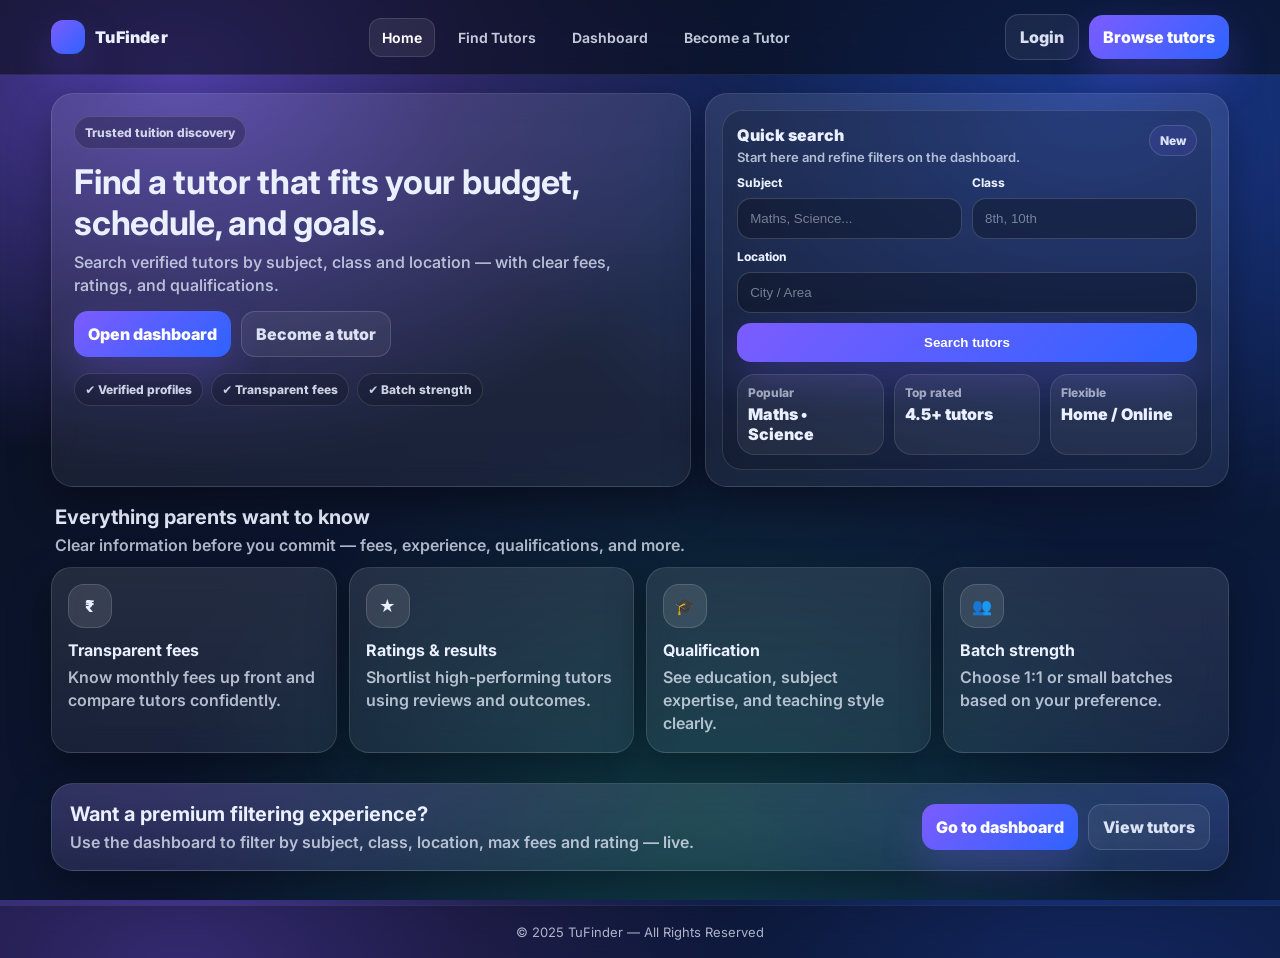
<file: index.html>
<!DOCTYPE html>
<html lang="en">
<head>
  <meta charset="UTF-8">
  <title>TuFinder - Home</title>
  <meta name="viewport" content="width=device-width, initial-scale=1.0">
  <link rel="preconnect" href="https://fonts.googleapis.com">
  <link rel="preconnect" href="https://fonts.gstatic.com" crossorigin>
  <link href="https://fonts.googleapis.com/css2?family=Inter:wght@400;500;600;700;800;900&display=swap" rel="stylesheet">
  <link rel="stylesheet" href="index.css">
</head>

<body>

  <header class="topbar">
    <div class="container topbar-inner">
      <a class="brand" href="index.html" aria-label="TuFinder Home">
        <span class="brand-mark" aria-hidden="true"></span>
        <span class="brand-text">TuFinder</span>
      </a>

      <nav class="nav">
        <a class="nav-link active" href="index.html">Home</a>
        <a class="nav-link" href="tutors.html">Find Tutors</a>
        <a class="nav-link" href="dashboard.html">Dashboard</a>
        <a class="nav-link" href="register-tutor.html">Become a Tutor</a>
      </nav>

      <div class="top-actions">
        <a class="btn btn-ghost" href="login.html">Login</a>
        <a class="btn btn-primary" href="tutors.html">Browse tutors</a>
      </div>
    </div>
  </header>

  <main class="container">
    <section class="hero">
      <div class="hero-left">
        <div class="kicker">Trusted tuition discovery</div>
        <h1>Find a tutor that fits your budget, schedule, and goals.</h1>
        <p>
          Search verified tutors by subject, class and location — with clear fees, ratings, and qualifications.
        </p>

        <div class="hero-cta">
          <a class="btn btn-primary" href="dashboard.html">Open dashboard</a>
          <a class="btn btn-ghost" href="register-tutor.html">Become a tutor</a>
        </div>

        <div class="trust-row" aria-hidden="true">
          <div class="trust-pill">✔ Verified profiles</div>
          <div class="trust-pill">✔ Transparent fees</div>
          <div class="trust-pill">✔ Batch strength</div>
        </div>
      </div>

      <div class="hero-right">
        <section class="search-card" aria-label="Quick tutor search">
          <div class="search-head">
            <div>
              <div class="search-title">Quick search</div>
              <div class="search-sub">Start here and refine filters on the dashboard.</div>
            </div>
            <span class="chip" aria-hidden="true">New</span>
          </div>

          <form class="search-grid" action="tutors.html">
            <div class="field">
              <label for="subject">Subject</label>
              <div class="control">
                <input id="subject" name="subject" type="text" placeholder="Maths, Science..." />
              </div>
            </div>
            <div class="field">
              <label for="class">Class</label>
              <div class="control">
                <input id="class" name="class" type="text" placeholder="8th, 10th" />
              </div>
            </div>
            <div class="field field-wide">
              <label for="location">Location</label>
              <div class="control">
                <input id="location" name="location" type="text" placeholder="City / Area" />
              </div>
            </div>
            <button class="btn btn-primary field-wide" type="submit">Search tutors</button>
          </form>

          <div class="mini-cards" aria-hidden="true">
            <div class="mini">
              <div class="mini-k">Popular</div>
              <div class="mini-v">Maths • Science</div>
            </div>
            <div class="mini">
              <div class="mini-k">Top rated</div>
              <div class="mini-v">4.5+ tutors</div>
            </div>
            <div class="mini">
              <div class="mini-k">Flexible</div>
              <div class="mini-v">Home / Online</div>
            </div>
          </div>
        </section>
      </div>
    </section>

    <section class="section">
      <div class="section-head">
        <h2>Everything parents want to know</h2>
        <p>Clear information before you commit — fees, experience, qualifications, and more.</p>
      </div>

      <div class="cards">
        <article class="info-card">
          <div class="icon" aria-hidden="true">₹</div>
          <h3>Transparent fees</h3>
          <p>Know monthly fees up front and compare tutors confidently.</p>
        </article>
        <article class="info-card">
          <div class="icon" aria-hidden="true">★</div>
          <h3>Ratings & results</h3>
          <p>Shortlist high-performing tutors using reviews and outcomes.</p>
        </article>
        <article class="info-card">
          <div class="icon" aria-hidden="true">🎓</div>
          <h3>Qualification</h3>
          <p>See education, subject expertise, and teaching style clearly.</p>
        </article>
        <article class="info-card">
          <div class="icon" aria-hidden="true">👥</div>
          <h3>Batch strength</h3>
          <p>Choose 1:1 or small batches based on your preference.</p>
        </article>
      </div>
    </section>

    <section class="cta">
      <div class="cta-card">
        <div class="cta-left">
          <h2>Want a premium filtering experience?</h2>
          <p>Use the dashboard to filter by subject, class, location, max fees and rating — live.</p>
        </div>
        <div class="cta-right">
          <a class="btn btn-primary" href="dashboard.html">Go to dashboard</a>
          <a class="btn btn-ghost" href="tutors.html">View tutors</a>
        </div>
      </div>
    </section>
  </main>

  <footer class="footer">
    © 2025 TuFinder — All Rights Reserved
  </footer>

  <script src="main.js" defer></script>

</body>
</html>
</file>
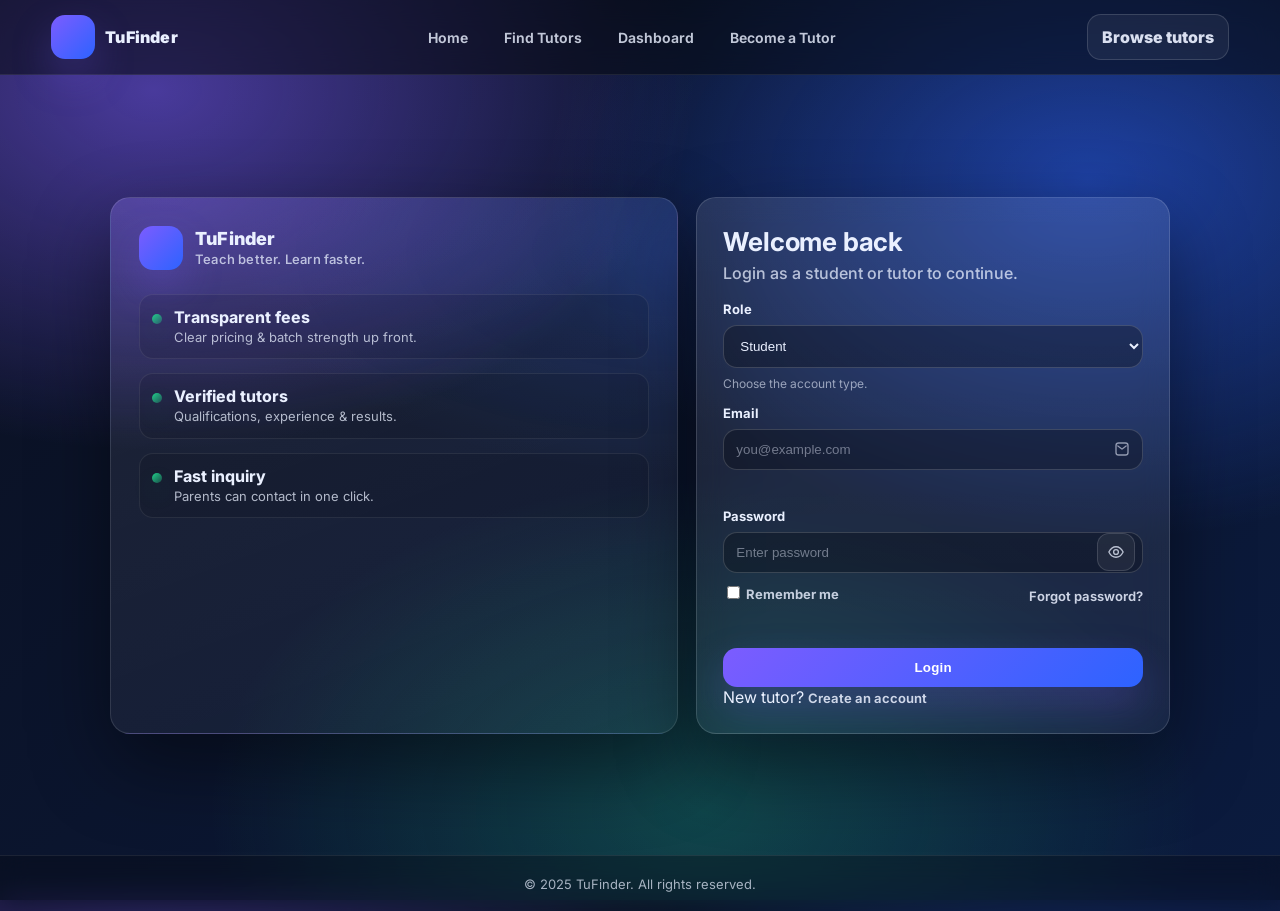
<file: login.html>
<!DOCTYPE html>
<html lang="en">
<head>
  <meta charset="UTF-8">
  <title>Login - TuFinder</title>
  <meta name="viewport" content="width=device-width, initial-scale=1.0">
  <link rel="preconnect" href="https://fonts.googleapis.com">
  <link rel="preconnect" href="https://fonts.gstatic.com" crossorigin>
  <link href="https://fonts.googleapis.com/css2?family=Inter:wght@400;500;600;700;800&display=swap" rel="stylesheet">
  <link rel="stylesheet" href="login.css">
</head>

<body>

  <header class="topbar">
    <div class="container topbar-inner">
      <a class="brand" href="index.html" aria-label="TuFinder Home">
        <span class="brand-mark" aria-hidden="true"></span>
        <span class="brand-text">TuFinder</span>
      </a>

      <nav class="nav">
        <a class="nav-link" href="index.html">Home</a>
        <a class="nav-link" href="tutors.html">Find Tutors</a>
        <a class="nav-link" href="dashboard.html">Dashboard</a>
        <a class="nav-link" href="register-tutor.html">Become a Tutor</a>
      </nav>

      <div class="top-actions">
        <a class="btn btn-ghost" href="tutors.html">Browse tutors</a>
      </div>
    </div>
  </header>

  <!-- Login Card -->
  <main class="auth-wrap">
    <section class="auth-shell">
      <div class="auth-left" aria-hidden="true">
        <div class="brand-badge">
          <div class="brand-mark"></div>
          <div class="brand-text">
            <div class="brand-title">TuFinder</div>
            <div class="brand-subtitle">Teach better. Learn faster.</div>
          </div>
        </div>

        <div class="feature-list">
          <div class="feature-item">
            <div class="feature-dot"></div>
            <div class="feature-text">
              <div class="feature-title">Transparent fees</div>
              <div class="feature-subtitle">Clear pricing & batch strength up front.</div>
            </div>
          </div>
          <div class="feature-item">
            <div class="feature-dot"></div>
            <div class="feature-text">
              <div class="feature-title">Verified tutors</div>
              <div class="feature-subtitle">Qualifications, experience & results.</div>
            </div>
          </div>
          <div class="feature-item">
            <div class="feature-dot"></div>
            <div class="feature-text">
              <div class="feature-title">Fast inquiry</div>
              <div class="feature-subtitle">Parents can contact in one click.</div>
            </div>
          </div>
        </div>
      </div>

      <div class="auth-card">
        <header class="auth-header">
          <h1>Welcome back</h1>
          <p>Login as a student or tutor to continue.</p>
        </header>

        <form id="loginForm" novalidate>
          <div class="field">
            <label for="role">Role</label>
            <div class="control">
              <select id="role" name="role" autocomplete="organization-title" required>
                <option value="student">Student</option>
                <option value="tutor">Tutor</option>
              </select>
            </div>
            <div class="hint" id="roleHint">Choose the account type.</div>
          </div>

          <div class="field">
            <label for="email">Email</label>
            <div class="control">
              <input id="email" type="email" name="email" placeholder="you@example.com" autocomplete="email" required>
              <span class="icon" aria-hidden="true">
                <svg viewBox="0 0 24 24" fill="none">
                  <path d="M4 7.5A3.5 3.5 0 0 1 7.5 4h9A3.5 3.5 0 0 1 20 7.5v9A3.5 3.5 0 0 1 16.5 20h-9A3.5 3.5 0 0 1 4 16.5v-9Z" stroke="currentColor" stroke-width="1.8"/>
                  <path d="m6.5 8 4.9 3.7c.36.27.86.27 1.22 0L17.5 8" stroke="currentColor" stroke-width="1.8" stroke-linecap="round" stroke-linejoin="round"/>
                </svg>
              </span>
            </div>
            <div class="error" id="emailError" role="alert" aria-live="polite"></div>
          </div>

          <div class="field">
            <label for="password">Password</label>
            <div class="control">
              <input id="password" type="password" name="password" placeholder="Enter password" autocomplete="current-password" required minlength="6">
              <button class="icon-btn" type="button" id="togglePassword" aria-label="Show password">
                <svg id="eyeIcon" viewBox="0 0 24 24" fill="none">
                  <path d="M2.5 12s3.5-7 9.5-7 9.5 7 9.5 7-3.5 7-9.5 7-9.5-7-9.5-7Z" stroke="currentColor" stroke-width="1.8" stroke-linejoin="round"/>
                  <path d="M12 15.2a3.2 3.2 0 1 0 0-6.4 3.2 3.2 0 0 0 0 6.4Z" stroke="currentColor" stroke-width="1.8"/>
                </svg>
              </button>
            </div>
            <div class="row">
              <label class="check">
                <input type="checkbox" id="remember" name="remember">
                <span>Remember me</span>
              </label>
              <a class="link" href="#" id="forgotLink">Forgot password?</a>
            </div>
            <div class="error" id="passwordError" role="alert" aria-live="polite"></div>
          </div>

          <button type="submit" class="btn-primary" id="loginBtn">
            <span class="btn-text">Login</span>
            <span class="spinner" aria-hidden="true"></span>
          </button>
        </form>

        <div class="auth-footer">
          New tutor? <a class="link" href="register-tutor.html">Create an account</a>
        </div>
      </div>
    </section>

    <div class="toast" id="toast" role="status" aria-live="polite" aria-atomic="true"></div>
  </main>

  <footer class="footer">
    © 2025 TuFinder. All rights reserved.
  </footer>

  <script src="login.js" defer></script>
  <script src="main.js" defer></script>
</body>
</html>
</file>
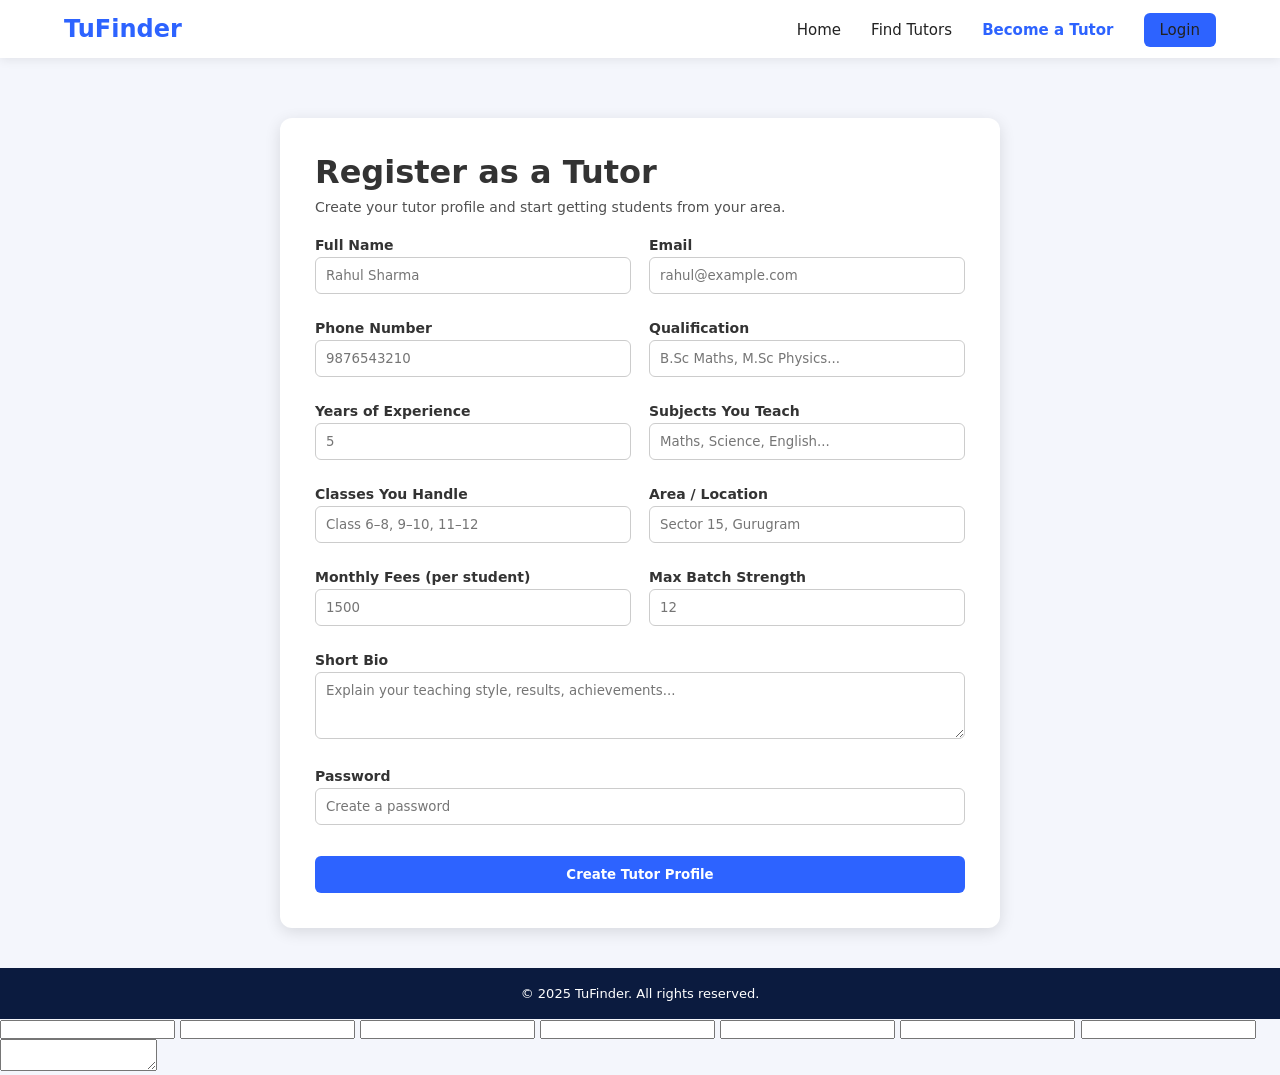
<file: register-tutor.html>
<!DOCTYPE html>
<html lang="en">
<head>
  <meta charset="UTF-8">
  <title>Register as Tutor - TuFinder</title>
  <meta name="viewport" content="width=device-width, initial-scale=1.0">

  <style>
    *{margin:0;padding:0;box-sizing:border-box;font-family:Inter,system-ui,-apple-system,sans-serif;}
    body{background:#f4f6fc;color:#333;}

    .container{width:90%;max-width:1180px;margin:auto;}

    /* Navbar */
    .navbar{background:#fff;box-shadow:0 2px 10px rgba(0,0,0,.08);padding:15px 0;}
    .nav-container{display:flex;justify-content:space-between;align-items:center;}
    .logo{font-size:24px;font-weight:800;color:#2d63ff;}
    .nav-links a{text-decoration:none;margin-left:25px;color:#222;font-weight:500;font-size:15px;}
    .nav-links a.active{color:#2d63ff;font-weight:700;}
    .btn-primary-link{background:#2d63ff;color:#fff;padding:8px 16px;border-radius:6px;text-decoration:none;}

    /* Auth Card (Large Form) */
    .auth-container{display:flex;justify-content:center;margin-top:60px;margin-bottom:40px;}
    .auth-card{background:#fff;padding:35px;width:720px;border-radius:12px;box-shadow:0 4px 16px rgba(0,0,0,.12);}
    .auth-card h1{margin-bottom:8px;}
    .auth-card p{margin-bottom:22px;font-size:14px;opacity:.85;}

    .grid-form{display:grid;grid-template-columns:repeat(2,1fr);gap:18px;}
    .grid-form label{display:block;font-size:14px;font-weight:600;margin-bottom:8px;}
    .grid-form input,
    .grid-form textarea{width:100%;padding:10px;border-radius:6px;border:1px solid #ccc;margin-top:4px;}

    .full-width{grid-column:1 / -1;}

    .btn-primary{width:100%;background:#2d63ff;color:#fff;border:none;padding:11px;border-radius:6px;font-weight:600;cursor:pointer;margin-top:5px;}
    .btn-primary:hover{background:#224ed4;}

    /* Footer */
    .footer{background:#0b1b3f;color:#fff;text-align:center;padding:18px 0;font-size:13px;}
  </style>
</head>

<body>

  <!-- Navbar -->
  <header class="navbar">
    <div class="container nav-container">
      <div class="logo">TuFinder</div>
      <nav class="nav-links">
        <a href="index.html">Home</a>
        <a href="tutors.html">Find Tutors</a>
        <a href="register-tutor.html" class="active">Become a Tutor</a>
        <a href="login.html" class="btn-primary-link">Login</a>
      </nav>
    </div>
  </header>

  <!-- Register Tutor Card -->
  <main class="auth-container">
    <div class="auth-card">
      <h1>Register as a Tutor</h1>
      <p>Create your tutor profile and start getting students from your area.</p>

      <form class="grid-form">
        <label>
          Full Name
          <input type="text" name="name" placeholder="Rahul Sharma" required>
        </label>

        <label>
          Email
          <input type="email" name="email" placeholder="rahul@example.com" required>
        </label>

        <label>
          Phone Number
          <input type="tel" name="phone" placeholder="9876543210" required>
        </label>

        <label>
          Qualification
          <input type="text" name="qualification" placeholder="B.Sc Maths, M.Sc Physics..." required>
        </label>

        <label>
          Years of Experience
          <input type="number" name="experience" min="0" placeholder="5" required>
        </label>

        <label>
          Subjects You Teach
          <input type="text" name="subjects" placeholder="Maths, Science, English..." required>
        </label>

        <label>
          Classes You Handle
          <input type="text" name="classes" placeholder="Class 6–8, 9–10, 11–12" required>
        </label>

        <label>
          Area / Location
          <input type="text" name="location" placeholder="Sector 15, Gurugram" required>
        </label>

        <label>
          Monthly Fees (per student)
          <input type="number" name="fees" placeholder="1500" required>
        </label>

        <label>
          Max Batch Strength
          <input type="number" name="batch_strength" placeholder="12" required>
        </label>

        <label class="full-width">
          Short Bio
          <textarea name="bio" rows="3" placeholder="Explain your teaching style, results, achievements..."></textarea>
        </label>

        <label class="full-width">
          Password
          <input type="password" name="password" placeholder="Create a password" required>
        </label>

        <button type="submit" class="btn-primary full-width">Create Tutor Profile</button>
      </form>
    </div>
  </main>

  <footer class="footer">
    © 2025 TuFinder. All rights reserved.
  </footer>

</body>
</html>
<script src="main.js"></script>
<form onsubmit="registerTutor(); return false;">
<input id="name">
<input id="email">
<input id="phone">
<input id="subjects">
<input id="experience">
<input id="fees">
<input id="location">
<textarea id="bio"></textarea>
</file>
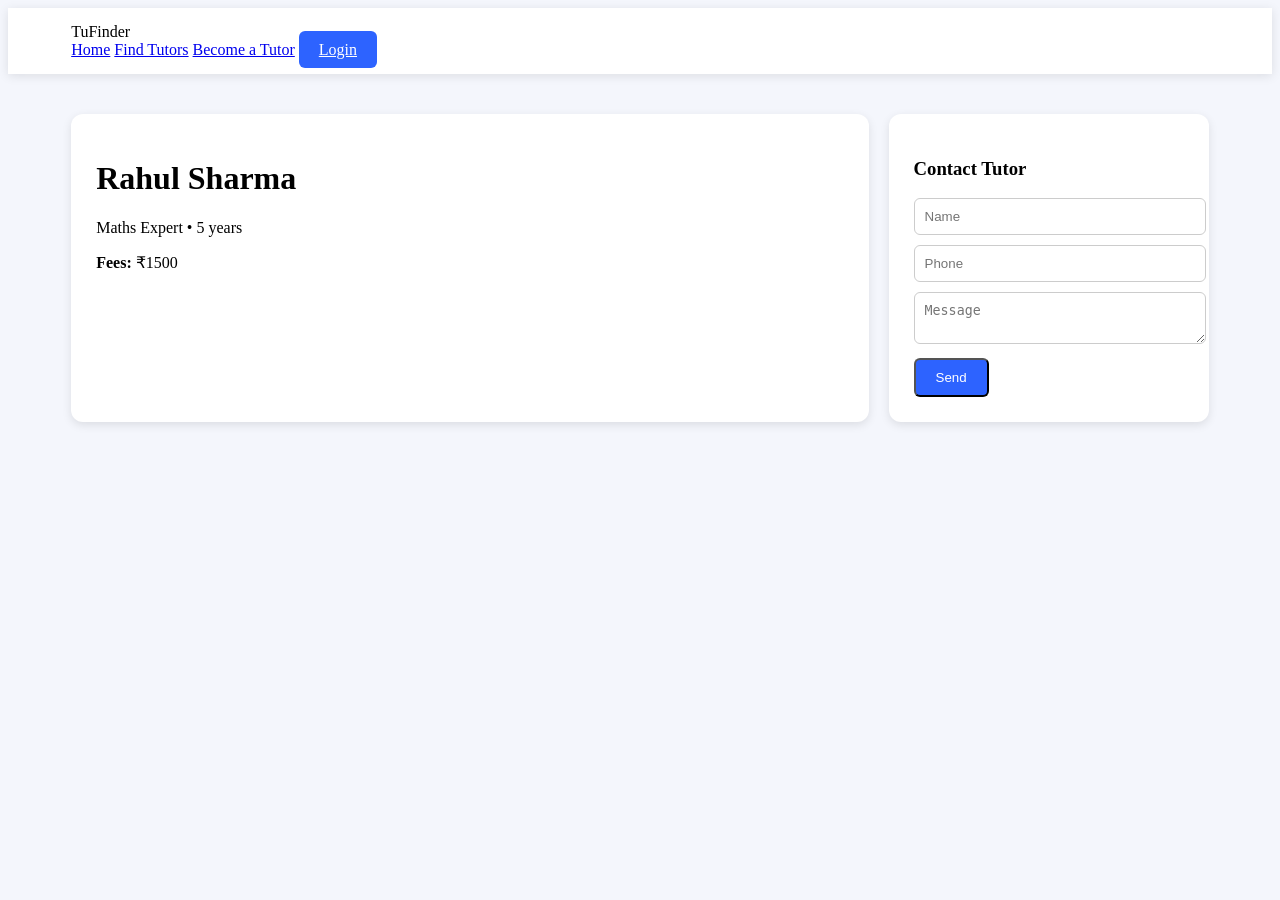
<file: tutor-profile.html>
<!DOCTYPE html>
<html>
<head>
<meta charset="UTF-8">
<title>Tutor Profile</title>
<meta name="viewport" content="width=device-width, initial-scale=1">

<style>
body{font-family:Inter;background:#f4f6fc;}
.container{width:90%;margin:auto;max-width:1180px;}
.navbar{background:#fff;padding:15px 0;box-shadow:0 2px 10px rgba(0,0,0,.1);}
.profile-layout{display:flex;margin-top:40px;gap:20px;}
.profile-main{width:70%;background:#fff;padding:25px;border-radius:12px;box-shadow:0 3px 10px rgba(0,0,0,.1);}
.profile-sidebar{width:30%;}
.sticky-card{background:#fff;padding:25px;border-radius:12px;box-shadow:0 3px 10px rgba(0,0,0,.1);}
.sticky-card input,.sticky-card textarea{width:100%;padding:10px;border:1px solid #ccc;border-radius:6px;margin-bottom:10px;}
.btn-primary{background:#2d63ff;padding:10px 20px;color:#fff;border-radius:6px;}
</style>
</head>

<body>

<header class="navbar">
  <div class="container nav-container">
<div class="logo">TuFinder</div>
    <nav class="nav-links">
      <a href="index.html">Home</a>
      <a href="tutors.html">Find Tutors</a>
      <a href="register-tutor.html">Become a Tutor</a>
      <a href="login.html" class="btn-primary">Login</a>
    </nav>
  </div>
</header>

<main class="container profile-layout">

  <div class="profile-main">
    <h1>Rahul Sharma</h1>
    <p>Maths Expert • 5 years</p>
    <p><strong>Fees:</strong> ₹1500</p>
  </div>

  <div class="profile-sidebar">
    <div class="sticky-card">
      <h3>Contact Tutor</h3>
      <input placeholder="Name">
      <input placeholder="Phone">
      <textarea placeholder="Message"></textarea>
      <button class="btn-primary">Send</button>
    </div>
  </div>

</main>

</body>
</html>
<script src="main.js"></script>
<div id="tutor-list"></div>

<script>
  loadTutors();
</script>
<h1 id="name"></h1>
<p id="subjects"></p>
<p id="experience"></p>
<p id="location"></p>
<p id="fees"></p>
<p id="bio"></p>

<script>
  loadTutorProfile();
</script>
</file>
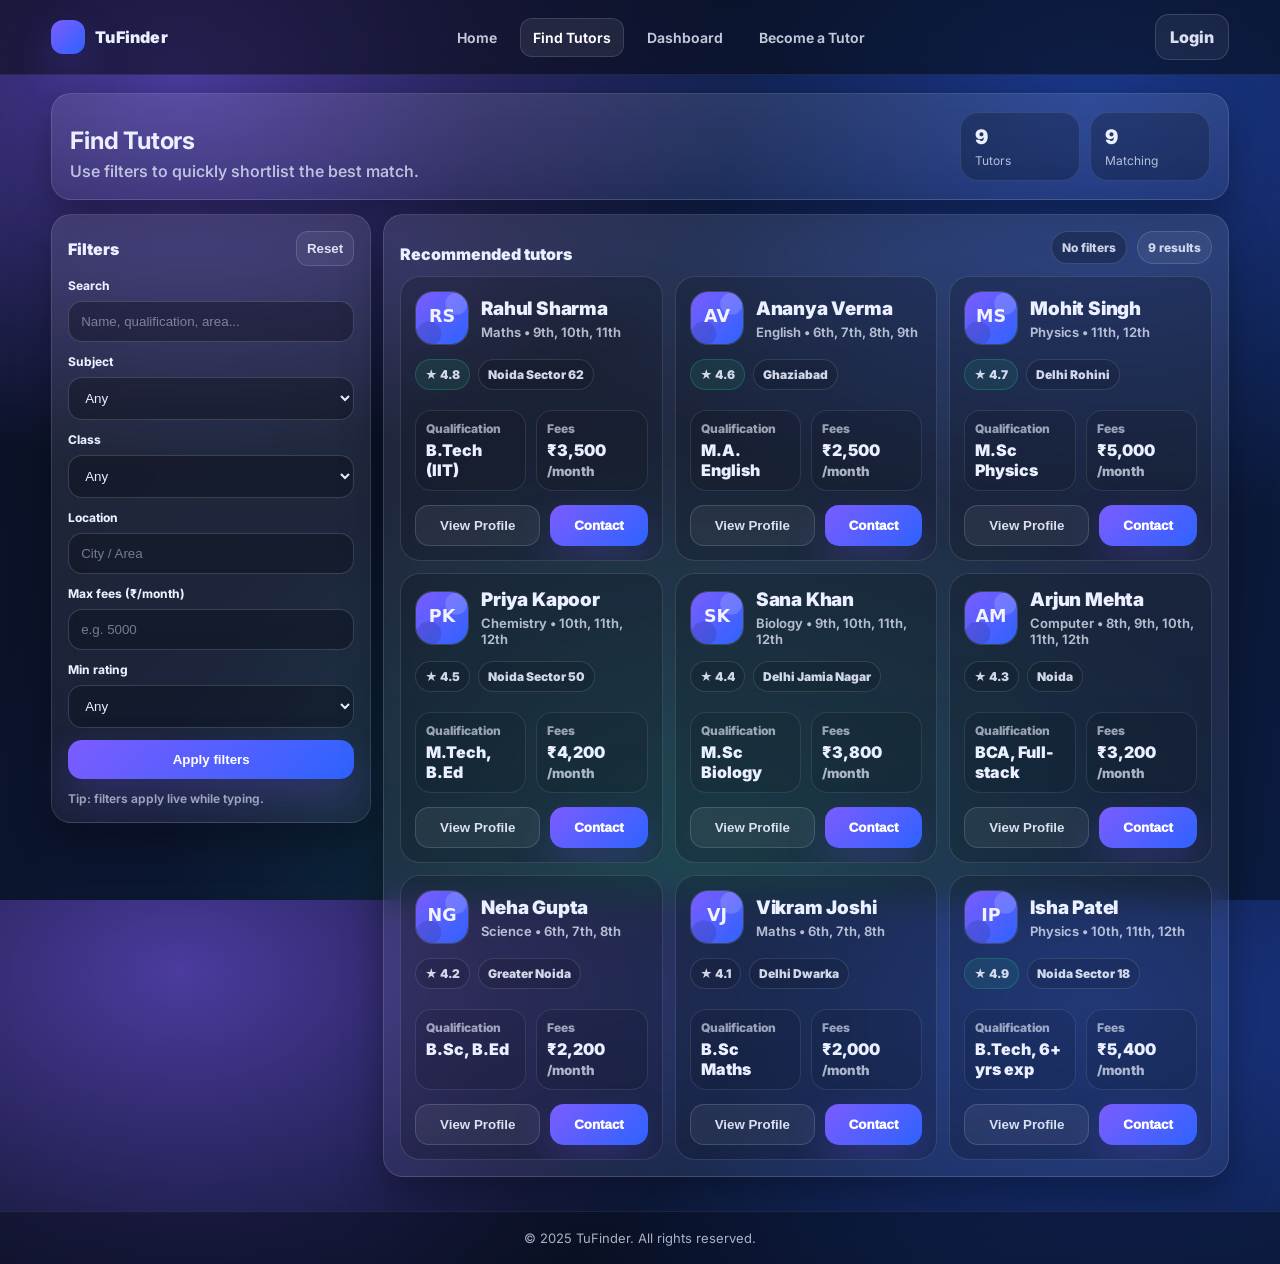
<file: tutors.html>
<!DOCTYPE html>
<html lang="en">
<head>
  <meta charset="UTF-8">
  <title>Find Tutors - TuFinder</title>
  <meta name="viewport" content="width=device-width, initial-scale=1">
  <link rel="preconnect" href="https://fonts.googleapis.com">
  <link rel="preconnect" href="https://fonts.gstatic.com" crossorigin>
  <link href="https://fonts.googleapis.com/css2?family=Inter:wght@400;500;600;700;800;900&display=swap" rel="stylesheet">
  <link rel="stylesheet" href="tutors.css">
</head>

<body>

  <header class="topbar">
    <div class="container topbar-inner">
      <a class="brand" href="index.html" aria-label="TuFinder Home">
        <span class="brand-mark" aria-hidden="true"></span>
        <span class="brand-text">TuFinder</span>
      </a>

      <nav class="nav">
        <a class="nav-link" href="index.html">Home</a>
        <a class="nav-link active" href="tutors.html">Find Tutors</a>
        <a class="nav-link" href="dashboard.html">Dashboard</a>
        <a class="nav-link" href="register-tutor.html">Become a Tutor</a>
      </nav>

      <div class="top-actions">
        <a class="btn btn-ghost" href="login.html">Login</a>
      </div>
    </div>
  </header>

  <main class="container">
    <section class="page-head">
      <div>
        <h1>Find Tutors</h1>
        <p>Use filters to quickly shortlist the best match.</p>
      </div>
      <div class="stats" aria-hidden="true">
        <div class="stat">
          <div class="stat-num" id="totalTutors">0</div>
          <div class="stat-label">Tutors</div>
        </div>
        <div class="stat">
          <div class="stat-num" id="resultsCount">0</div>
          <div class="stat-label">Matching</div>
        </div>
      </div>
    </section>

    <section class="layout">
      <aside class="panel" aria-label="Filters">
        <div class="panel-head">
          <div class="panel-title">Filters</div>
          <button class="btn btn-ghost btn-sm" type="button" id="resetBtn">Reset</button>
        </div>

        <form id="filtersForm" class="filters" autocomplete="off">
          <div class="field">
            <label for="q">Search</label>
            <div class="control">
              <input id="q" name="q" type="text" placeholder="Name, qualification, area..." />
            </div>
          </div>

          <div class="field">
            <label for="subject">Subject</label>
            <div class="control">
              <select id="subject" name="subject">
                <option value="">Any</option>
                <option>Maths</option>
                <option>Science</option>
                <option>Physics</option>
                <option>Chemistry</option>
                <option>Biology</option>
                <option>English</option>
                <option>Computer</option>
              </select>
            </div>
          </div>

          <div class="field">
            <label for="class">Class</label>
            <div class="control">
              <select id="class" name="class">
                <option value="">Any</option>
                <option>6th</option>
                <option>7th</option>
                <option>8th</option>
                <option>9th</option>
                <option>10th</option>
                <option>11th</option>
                <option>12th</option>
              </select>
            </div>
          </div>

          <div class="field">
            <label for="location">Location</label>
            <div class="control">
              <input id="location" name="location" type="text" placeholder="City / Area" />
            </div>
          </div>

          <div class="field">
            <label for="fees">Max fees (₹/month)</label>
            <div class="control">
              <input id="fees" name="fees" type="number" min="0" inputmode="numeric" placeholder="e.g. 5000" />
            </div>
          </div>

          <div class="field">
            <label for="rating">Min rating</label>
            <div class="control">
              <select id="rating" name="rating">
                <option value="0">Any</option>
                <option value="3.5">3.5+</option>
                <option value="4">4.0+</option>
                <option value="4.5">4.5+</option>
                <option value="4.8">4.8+</option>
              </select>
            </div>
          </div>

          <button class="btn btn-primary" type="submit">Apply filters</button>
          <div class="hint">Tip: filters apply live while typing.</div>
        </form>
      </aside>

      <section class="results" aria-label="Tutor results">
        <div class="results-head">
          <div class="results-title">Recommended tutors</div>
          <div class="pills">
            <span class="pill" id="activeFilters">No filters</span>
            <span class="pill pill-soft"><span id="resultsPillCount">0</span> results</span>
          </div>
        </div>

        <div class="grid" id="cardsGrid" aria-live="polite"></div>

        <div class="empty" id="emptyState" hidden>
          <div class="empty-title">No tutors match your filters.</div>
          <div class="empty-sub">Try increasing max fees or reducing min rating.</div>
        </div>
      </section>
    </section>
  </main>

  <footer class="footer">
    © 2025 TuFinder. All rights reserved.
  </footer>

  <script src="tutors.js" defer></script>
  <script src="main.js" defer></script>
</body>
</html>
</file>
<file: index.css>
/* TuitionFinder - Home (modern dark UI) */
:root{
  --bg0:#0b1020;
  --bg1:#0b1b3f;
  --card:rgba(255,255,255,.08);
  --card2:rgba(255,255,255,.12);
  --text:#eaf0ff;
  --muted:rgba(234,240,255,.74);
  --line:rgba(255,255,255,.14);
  --shadow: 0 26px 70px rgba(0,0,0,.45);
  --shadow2: 0 16px 40px rgba(0,0,0,.34);
  --accent:#7c5cff;
  --accent2:#2d63ff;
  --good:#20d08a;
}

*{box-sizing:border-box}
html,body{height:100%}
body{
  margin:0;
  font-family: Inter, system-ui, -apple-system, Segoe UI, Roboto, sans-serif;
  color:var(--text);
  background:
    radial-gradient(950px 650px at 14% 8%, rgba(124,92,255,.60), rgba(124,92,255,0) 60%),
    radial-gradient(1050px 700px at 85% 12%, rgba(45,99,255,.46), rgba(45,99,255,0) 60%),
    radial-gradient(900px 650px at 55% 92%, rgba(32,208,138,.20), rgba(32,208,138,0) 60%),
    linear-gradient(140deg, var(--bg0), var(--bg1));
}

.container{width:min(1180px, 92vw); margin:0 auto}

/* Topbar */
.topbar{
  position:sticky; top:0; z-index:30;
  background: rgba(7,10,18,.55);
  backdrop-filter: blur(14px);
  border-bottom: 1px solid rgba(255,255,255,.08);
}
.topbar-inner{display:flex; align-items:center; justify-content:space-between; gap:16px; padding:14px 0}

.brand{display:flex; align-items:center; gap:10px; text-decoration:none; color:var(--text)}
.brand-mark{
  width:34px;height:34px;border-radius:12px;
  background: linear-gradient(135deg, var(--accent), var(--accent2));
  box-shadow: 0 18px 40px rgba(124,92,255,.25);
}
.brand-text{font-weight:900; letter-spacing:.2px}

.nav{display:flex; gap:10px; align-items:center; flex-wrap:wrap}
.nav-link{
  text-decoration:none;
  color: rgba(234,240,255,.82);
  font-weight:650;
  font-size:14px;
  padding:10px 12px;
  border-radius:12px;
  border:1px solid transparent;
}
.nav-link:hover{color:#fff; background: rgba(255,255,255,.06)}
.nav-link.active{
  background: rgba(255,255,255,.08);
  border-color: rgba(255,255,255,.12);
  color:#fff;
}

.top-actions{display:flex; gap:10px; align-items:center; flex-wrap:wrap; justify-content:flex-end}
.btn{
  text-decoration:none;
  border:none;
  border-radius:14px;
  padding:12px 14px;
  font-weight:850;
  cursor:pointer;
  color:#fff;
  transition: transform .12s ease, filter .12s ease, background .12s ease;
  display:inline-flex;
  align-items:center;
  justify-content:center;
  gap:10px;
  white-space:nowrap;
}
.btn:active{transform: translateY(1px)}
.btn-primary{
  background: linear-gradient(135deg, var(--accent), var(--accent2));
  box-shadow: 0 18px 40px rgba(124,92,255,.25);
}
.btn-primary:hover{filter:saturate(1.1) brightness(1.05)}
.btn-ghost{
  background: rgba(255,255,255,.06);
  border:1px solid rgba(255,255,255,.14);
  color: rgba(234,240,255,.92);
}
.btn-ghost:hover{background: rgba(255,255,255,.10)}

/* Hero */
.hero{
  margin-top:18px;
  display:grid;
  grid-template-columns: 1.1fr .9fr;
  gap:14px;
  align-items:stretch;
}
.hero-left,.hero-right{
  border-radius:22px;
  border:1px solid rgba(255,255,255,.12);
  background: linear-gradient(180deg, rgba(255,255,255,.10), rgba(255,255,255,.06));
  backdrop-filter: blur(14px);
  box-shadow: var(--shadow2);
}
.hero-left{padding:22px}
.kicker{
  display:inline-flex;
  align-items:center;
  gap:8px;
  padding:8px 10px;
  border-radius:999px;
  border:1px solid rgba(255,255,255,.14);
  background: rgba(7,10,18,.25);
  color: rgba(234,240,255,.86);
  font-size:12px;
  font-weight:800;
}
.hero-left h1{margin:12px 0 8px; font-size:34px; letter-spacing:-.3px}
.hero-left p{margin:0; color:var(--muted); font-weight:550; line-height:1.45}
.hero-cta{display:flex; gap:10px; margin-top:14px; flex-wrap:wrap}
.trust-row{display:flex; gap:8px; flex-wrap:wrap; margin-top:16px}
.trust-pill{
  padding:8px 10px;
  border-radius:999px;
  border:1px solid rgba(255,255,255,.12);
  background: rgba(7,10,18,.22);
  color: rgba(234,240,255,.86);
  font-size:12px;
  font-weight:800;
}

.hero-right{padding:16px}

/* Search card */
.search-card{
  border-radius:20px;
  border:1px solid rgba(255,255,255,.12);
  background: rgba(7,10,18,.22);
  padding:14px;
}
.search-head{display:flex; align-items:flex-start; justify-content:space-between; gap:10px; margin-bottom:10px}
.search-title{font-weight:950}
.search-sub{color:var(--muted); font-weight:600; font-size:13px; margin-top:4px}
.chip{
  padding:7px 10px;
  border-radius:999px;
  border:1px solid rgba(255,255,255,.14);
  background: rgba(124,92,255,.12);
  color: rgba(234,240,255,.92);
  font-size:12px;
  font-weight:850;
}

.search-grid{
  display:grid;
  grid-template-columns: 1fr 1fr;
  gap:10px;
}
.field{min-width:0}
.field-wide{grid-column: 1 / -1}
.field label{display:block; font-weight:750; font-size:12px; margin:0 0 8px}
.control{position:relative}
.control input{
  width:100%;
  padding:12px 12px;
  border-radius:14px;
  border:1px solid rgba(255,255,255,.16);
  background: rgba(7,10,18,.35);
  color:var(--text);
  outline:none;
  transition: transform .12s ease, border-color .12s ease, background .12s ease;
}
.control input::placeholder{color: rgba(234,240,255,.46)}
.control input:focus{
  border-color: rgba(124,92,255,.65);
  background: rgba(7,10,18,.48);
  transform: translateY(-1px);
}

.mini-cards{
  margin-top:12px;
  display:grid;
  grid-template-columns: repeat(3, 1fr);
  gap:10px;
}
.mini{
  border-radius:18px;
  border:1px solid rgba(255,255,255,.10);
  background: rgba(255,255,255,.06);
  padding:10px;
}
.mini-k{color: rgba(234,240,255,.62); font-size:12px; font-weight:800}
.mini-v{margin-top:4px; font-weight:900}

/* Sections */
.section{margin:18px 0 30px}
.section-head{margin:16px 4px 12px}
.section-head h2{margin:0 0 6px; font-size:20px}
.section-head p{margin:0; color:var(--muted); font-weight:600}

.cards{
  display:grid;
  grid-template-columns: repeat(12, 1fr);
  gap:12px;
}
.info-card{
  grid-column: span 3;
  border-radius:20px;
  border:1px solid rgba(255,255,255,.12);
  background: linear-gradient(180deg, rgba(255,255,255,.10), rgba(255,255,255,.06));
  backdrop-filter: blur(14px);
  box-shadow: var(--shadow2);
  padding:16px;
}
.info-card .icon{
  width:44px;height:44px;border-radius:16px;
  display:grid;place-items:center;
  font-weight:950;
  background: rgba(255,255,255,.10);
  border:1px solid rgba(255,255,255,.14);
}
.info-card h3{margin:12px 0 6px; font-size:16px}
.info-card p{margin:0; color:var(--muted); font-weight:600; line-height:1.45}

/* CTA */
.cta{margin:0 0 34px}
.cta-card{
  display:flex;
  align-items:center;
  justify-content:space-between;
  gap:14px;
  padding:18px;
  border-radius:22px;
  border:1px solid rgba(255,255,255,.12);
  background:
    radial-gradient(900px 280px at 10% 0%, rgba(124,92,255,.20), rgba(124,92,255,0) 60%),
    radial-gradient(900px 280px at 100% 10%, rgba(45,99,255,.18), rgba(45,99,255,0) 60%),
    linear-gradient(180deg, rgba(255,255,255,.10), rgba(255,255,255,.06));
  backdrop-filter: blur(14px);
  box-shadow: var(--shadow2);
}
.cta-left h2{margin:0 0 6px; font-size:20px}
.cta-left p{margin:0; color:var(--muted); font-weight:600}
.cta-right{display:flex; gap:10px; flex-wrap:wrap; justify-content:flex-end}

/* Footer */
.footer{
  border-top:1px solid rgba(255,255,255,.08);
  background: rgba(7,10,18,.35);
  backdrop-filter: blur(14px);
  color: rgba(234,240,255,.72);
  padding:18px 0;
  text-align:center;
  font-size:13px;
}

/* Responsive */
@media (max-width: 980px){
  .hero{grid-template-columns:1fr}
  .info-card{grid-column: span 6}
  .cta-card{flex-direction:column; align-items:flex-start}
}
@media (max-width: 620px){
  .nav{display:none}
  .hero-left h1{font-size:30px}
  .mini-cards{grid-template-columns:1fr}
  .info-card{grid-column: span 12}
  .top-actions{width:100%}
  .btn{flex:1 1 auto}
  .search-grid{grid-template-columns:1fr}
}
</file>
<file: login.css>
/* TuitionFinder - Modern Login UI */
:root{
  --bg0:#0b1020;
  --bg1:#0b1b3f;
  --card:rgba(255,255,255,.08);
  --card2:rgba(255,255,255,.12);
  --text:#eaf0ff;
  --muted:rgba(234,240,255,.74);
  --line:rgba(255,255,255,.14);
  --shadow: 0 30px 80px rgba(0,0,0,.45);
  --accent:#7c5cff;
  --accent2:#2d63ff;
  --good:#20d08a;
  --bad:#ff4d6d;
}

*{box-sizing:border-box}
html,body{height:100%}
body{
  margin:0;
  font-family: Inter, system-ui, -apple-system, Segoe UI, Roboto, sans-serif;
  color:var(--text);
  background:
    radial-gradient(900px 600px at 12% 10%, rgba(124,92,255,.55), rgba(124,92,255,0) 60%),
    radial-gradient(900px 600px at 85% 20%, rgba(45,99,255,.55), rgba(45,99,255,0) 60%),
    radial-gradient(900px 600px at 55% 90%, rgba(32,208,138,.25), rgba(32,208,138,0) 55%),
    linear-gradient(140deg, var(--bg0), var(--bg1));
}

.container{width:92%;max-width:1180px;margin:0 auto}

/* Topbar (matches dashboard) */
.topbar{
  position:sticky; top:0; z-index:30;
  background: rgba(7,10,18,.55);
  backdrop-filter: blur(14px);
  border-bottom: 1px solid rgba(255,255,255,.08);
}
.topbar-inner{display:flex; align-items:center; justify-content:space-between; gap:16px; padding:14px 0}

.brand{display:flex; align-items:center; gap:10px; text-decoration:none; color:var(--text)}
.brand-text{font-weight:900; letter-spacing:.2px}
.brand-mark{
  width:34px;height:34px;border-radius:12px;
  background: linear-gradient(135deg, var(--accent), var(--accent2));
  box-shadow: 0 18px 40px rgba(124,92,255,.25);
}

.nav{display:flex; gap:10px; align-items:center; flex-wrap:wrap}
.nav-link{
  text-decoration:none;
  color: rgba(234,240,255,.82);
  font-weight:650;
  font-size:14px;
  padding:10px 12px;
  border-radius:12px;
  border:1px solid transparent;
}
.nav-link:hover{color:#fff; background: rgba(255,255,255,.06)}
.nav-link.active{
  background: rgba(255,255,255,.08);
  border-color: rgba(255,255,255,.12);
  color:#fff;
}

.top-actions{display:flex; gap:10px; align-items:center; flex-wrap:wrap; justify-content:flex-end}
.btn{
  text-decoration:none;
  border:none;
  border-radius:14px;
  padding:12px 14px;
  font-weight:850;
  cursor:pointer;
  color:#fff;
  transition: transform .12s ease, filter .12s ease, background .12s ease;
  display:inline-flex;
  align-items:center;
  justify-content:center;
  gap:10px;
  white-space:nowrap;
}
.btn:active{transform: translateY(1px)}
.btn-ghost{
  background: rgba(255,255,255,.06);
  border:1px solid rgba(255,255,255,.14);
  color: rgba(234,240,255,.92);
}
.btn-ghost:hover{background: rgba(255,255,255,.10)}

/* Layout */
.auth-wrap{min-height:calc(100vh - 64px - 56px); display:grid; place-items:center; padding:42px 0}
.auth-shell{
  width:min(1060px, 92vw);
  display:grid;
  grid-template-columns: 1.2fr 1fr;
  gap:18px;
  align-items:stretch;
}

/* Left side */
.auth-left{
  position:relative;
  border-radius:20px;
  padding:28px;
  overflow:hidden;
  border:1px solid rgba(255,255,255,.12);
  background:
    radial-gradient(800px 400px at 10% 0%, rgba(124,92,255,.25), rgba(124,92,255,0) 60%),
    radial-gradient(800px 400px at 100% 10%, rgba(45,99,255,.22), rgba(45,99,255,0) 55%),
    linear-gradient(160deg, rgba(255,255,255,.08), rgba(255,255,255,.04));
  box-shadow: var(--shadow);
}
.brand-badge{display:flex; gap:12px; align-items:center}
.brand-mark{
  width:44px;height:44px;border-radius:14px;
  background: linear-gradient(135deg, var(--accent), var(--accent2));
  box-shadow: 0 18px 40px rgba(124,92,255,.25);
}
.brand-title{font-weight:850; font-size:18px}
.brand-subtitle{color:var(--muted); font-weight:550; font-size:13px; margin-top:2px}

.feature-list{margin-top:24px; display:grid; gap:14px}
.feature-item{display:flex; gap:12px; align-items:flex-start; padding:12px 12px; border-radius:14px; border:1px solid rgba(255,255,255,.08); background:rgba(0,0,0,.10)}
.feature-dot{
  width:10px;height:10px;border-radius:999px; margin-top:7px;
  background:linear-gradient(135deg, var(--good), rgba(32,208,138,.25));
  box-shadow: 0 10px 24px rgba(32,208,138,.18);
}
.feature-title{font-weight:750}
.feature-subtitle{color:var(--muted); font-size:13px; margin-top:2px; line-height:1.35}

/* Card */
.auth-card{
  border-radius:20px;
  padding:26px;
  border:1px solid rgba(255,255,255,.14);
  background: linear-gradient(180deg, rgba(255,255,255,.10), rgba(255,255,255,.06));
  backdrop-filter: blur(14px);
  box-shadow: var(--shadow);
}
.auth-header h1{margin:2px 0 6px; font-size:26px; letter-spacing:-.2px}
.auth-header p{margin:0 0 18px; color:var(--muted); font-weight:520}

/* Fields */
.field{margin:14px 0}
.field label{display:block; font-weight:700; font-size:13px; margin-bottom:8px}
.hint{margin-top:8px; color:rgba(234,240,255,.6); font-size:12px}
.error{margin-top:8px; color:rgba(255,77,109,.95); font-size:12px; min-height:16px}

.control{position:relative}
.control input,.control select{
  width:100%;
  padding:12px 44px 12px 12px;
  border-radius:14px;
  border:1px solid rgba(255,255,255,.16);
  background:rgba(7,10,18,.35);
  color:var(--text);
  outline:none;
  transition: transform .12s ease, border-color .12s ease, background .12s ease;
}
.control select{padding-right:12px}
.control input::placeholder{color:rgba(234,240,255,.44)}
.control input:focus,.control select:focus{
  border-color: rgba(124,92,255,.65);
  background:rgba(7,10,18,.48);
  transform: translateY(-1px);
}
.control .icon{
  position:absolute; right:12px; top:50%;
  transform: translateY(-50%);
  width:18px; height:18px;
  color:rgba(234,240,255,.58);
}
.control .icon svg{width:18px;height:18px;display:block}

.icon-btn{
  position:absolute; right:8px; top:50%;
  transform: translateY(-50%);
  width:38px;height:38px;border-radius:12px;
  border:1px solid rgba(255,255,255,.14);
  background:rgba(255,255,255,.06);
  color:rgba(234,240,255,.76);
  display:grid; place-items:center;
  cursor:pointer;
}
.icon-btn:hover{background:rgba(255,255,255,.10)}
.icon-btn svg{width:18px;height:18px}

.row{display:flex; align-items:center; justify-content:space-between; margin-top:10px; gap:12px}
.check{display:flex; align-items:center; gap:10px; font-size:13px; color:rgba(234,240,255,.82); user-select:none}
.check input{accent-color: var(--accent)}
.link{color:rgba(234,240,255,.86); text-decoration:none; font-weight:650; font-size:13px}
.link:hover{color:#fff; text-decoration:underline}

/* Button */
.btn-primary{
  width:100%;
  border:none;
  border-radius:14px;
  padding:12px 14px;
  margin-top:10px;
  font-weight:850;
  letter-spacing:.2px;
  cursor:pointer;
  color:#fff;
  background: linear-gradient(135deg, var(--accent), var(--accent2));
  box-shadow: 0 18px 40px rgba(124,92,255,.25);
  display:flex; align-items:center; justify-content:center; gap:10px;
  transition: transform .12s ease, filter .12s ease;
}
.btn-primary:hover{filter:saturate(1.1) brightness(1.05)}
.btn-primary:active{transform: translateY(1px)}
.btn-primary[disabled]{opacity:.7; cursor:not-allowed; filter:none}

.spinner{
  width:16px;height:16px;border-radius:999px;
  border:2px solid rgba(255,255,255,.28);
  border-top-color: rgba(255,255,255,.95);
  display:none;
  animation: spin .9s linear infinite;
}
@keyframes spin{to{transform:rotate(360deg)}}

/* Toast */
.toast{
  position:fixed;
  left:50%;
  bottom:18px;
  transform: translateX(-50%) translateY(12px);
  opacity:0;
  pointer-events:none;
  padding:12px 14px;
  border-radius:14px;
  border:1px solid rgba(255,255,255,.14);
  background: rgba(7,10,18,.70);
  backdrop-filter: blur(14px);
  color:rgba(234,240,255,.92);
  box-shadow: 0 18px 50px rgba(0,0,0,.45);
  transition: opacity .18s ease, transform .18s ease;
  max-width:min(560px, 92vw);
  text-align:center;
  font-weight:650;
}
.toast.show{
  opacity:1;
  transform: translateX(-50%) translateY(0);
}

/* Footer */
.footer{
  height:56px;
  display:grid;
  place-items:center;
  color:rgba(234,240,255,.7);
  border-top:1px solid rgba(255,255,255,.08);
  background:rgba(7,10,18,.35);
  backdrop-filter: blur(14px);
  font-size:13px;
}

/* Responsive */
@media (max-width: 920px){
  .auth-shell{grid-template-columns:1fr}
  .auth-left{display:none}
  .auth-wrap{padding:28px 0}
}
</file>
<file: tutors.css>
/* TuitionFinder - Tutors (modern dark UI) */
:root{
  --bg0:#0b1020;
  --bg1:#0b1b3f;
  --text:#eaf0ff;
  --muted:rgba(234,240,255,.74);
  --line:rgba(255,255,255,.14);
  --shadow2: 0 16px 40px rgba(0,0,0,.34);
  --accent:#7c5cff;
  --accent2:#2d63ff;
}

*{box-sizing:border-box}
html,body{height:100%}
body{
  margin:0;
  font-family: Inter, system-ui, -apple-system, Segoe UI, Roboto, sans-serif;
  color:var(--text);
  background:
    radial-gradient(950px 650px at 14% 8%, rgba(124,92,255,.56), rgba(124,92,255,0) 60%),
    radial-gradient(1050px 700px at 85% 12%, rgba(45,99,255,.45), rgba(45,99,255,0) 60%),
    radial-gradient(900px 650px at 55% 92%, rgba(32,208,138,.18), rgba(32,208,138,0) 60%),
    linear-gradient(140deg, var(--bg0), var(--bg1));
}

.container{width:min(1180px, 92vw); margin:0 auto}

/* Topbar */
.topbar{
  position:sticky; top:0; z-index:30;
  background: rgba(7,10,18,.55);
  backdrop-filter: blur(14px);
  border-bottom: 1px solid rgba(255,255,255,.08);
}
.topbar-inner{display:flex; align-items:center; justify-content:space-between; gap:16px; padding:14px 0}

.brand{display:flex; align-items:center; gap:10px; text-decoration:none; color:var(--text)}
.brand-mark{
  width:34px;height:34px;border-radius:12px;
  background: linear-gradient(135deg, var(--accent), var(--accent2));
  box-shadow: 0 18px 40px rgba(124,92,255,.25);
}
.brand-text{font-weight:900; letter-spacing:.2px}

.nav{display:flex; gap:10px; align-items:center; flex-wrap:wrap}
.nav-link{
  text-decoration:none;
  color: rgba(234,240,255,.82);
  font-weight:650;
  font-size:14px;
  padding:10px 12px;
  border-radius:12px;
  border:1px solid transparent;
}
.nav-link:hover{color:#fff; background: rgba(255,255,255,.06)}
.nav-link.active{
  background: rgba(255,255,255,.08);
  border-color: rgba(255,255,255,.12);
  color:#fff;
}

.top-actions{display:flex; gap:10px; align-items:center; flex-wrap:wrap; justify-content:flex-end}
.btn{
  text-decoration:none;
  border:none;
  border-radius:14px;
  padding:12px 14px;
  font-weight:850;
  cursor:pointer;
  color:#fff;
  transition: transform .12s ease, filter .12s ease, background .12s ease;
  display:inline-flex;
  align-items:center;
  justify-content:center;
  gap:10px;
  white-space:nowrap;
}
.btn:active{transform: translateY(1px)}
.btn-primary{
  background: linear-gradient(135deg, var(--accent), var(--accent2));
  box-shadow: 0 18px 40px rgba(124,92,255,.25);
}
.btn-primary:hover{filter:saturate(1.1) brightness(1.05)}
.btn-ghost{
  background: rgba(255,255,255,.06);
  border:1px solid rgba(255,255,255,.14);
  color: rgba(234,240,255,.92);
}
.btn-ghost:hover{background: rgba(255,255,255,.10)}
.btn-sm{padding:9px 10px; border-radius:12px; font-weight:900}

/* Head */
.page-head{
  margin-top:18px;
  display:flex;
  align-items:flex-end;
  justify-content:space-between;
  gap:12px;
  padding:18px 18px;
  border-radius:20px;
  border:1px solid rgba(255,255,255,.12);
  background: linear-gradient(180deg, rgba(255,255,255,.10), rgba(255,255,255,.06));
  backdrop-filter: blur(14px);
  box-shadow: var(--shadow2);
}
.page-head h1{margin:0 0 6px; font-size:24px; letter-spacing:-.2px}
.page-head p{margin:0; color:var(--muted); font-weight:560}
.stats{display:flex; gap:10px}
.stat{
  min-width:120px;
  padding:12px 14px;
  border-radius:18px;
  border:1px solid rgba(255,255,255,.10);
  background: rgba(7,10,18,.25);
}
.stat-num{font-weight:950; font-size:20px}
.stat-label{color:var(--muted); font-size:12px; margin-top:4px}

/* Layout */
.layout{
  display:grid;
  grid-template-columns: 320px 1fr;
  gap:12px;
  margin:14px 0 34px;
  align-items:start;
}

.panel{
  border-radius:20px;
  border:1px solid rgba(255,255,255,.12);
  background: linear-gradient(180deg, rgba(255,255,255,.10), rgba(255,255,255,.06));
  backdrop-filter: blur(14px);
  box-shadow: var(--shadow2);
  padding:16px;
  position:sticky;
  top:84px;
}
.panel-head{display:flex; align-items:center; justify-content:space-between; gap:10px; margin-bottom:12px}
.panel-title{font-weight:950}

.filters{display:flex; flex-direction:column; gap:12px}
.field label{display:block; font-weight:750; font-size:12px; margin:0 0 8px}
.control input,.control select{
  width:100%;
  padding:12px 12px;
  border-radius:14px;
  border:1px solid rgba(255,255,255,.16);
  background: rgba(7,10,18,.35);
  color:var(--text);
  outline:none;
  transition: transform .12s ease, border-color .12s ease, background .12s ease;
}
.control input::placeholder{color: rgba(234,240,255,.46)}
.control input:focus,.control select:focus{
  border-color: rgba(124,92,255,.65);
  background: rgba(7,10,18,.48);
  transform: translateY(-1px);
}
.hint{color: rgba(234,240,255,.62); font-size:12px; font-weight:650}

/* Results */
.results{
  border-radius:20px;
  border:1px solid rgba(255,255,255,.12);
  background: linear-gradient(180deg, rgba(255,255,255,.10), rgba(255,255,255,.06));
  backdrop-filter: blur(14px);
  box-shadow: var(--shadow2);
  padding:16px;
}
.results-head{display:flex; align-items:flex-end; justify-content:space-between; gap:12px; margin-bottom:12px}
.results-title{font-weight:950}
.pills{display:flex; gap:10px; flex-wrap:wrap; justify-content:flex-end}
.pill{
  padding:8px 10px;
  border-radius:999px;
  border:1px solid rgba(255,255,255,.14);
  background: rgba(7,10,18,.28);
  color: rgba(234,240,255,.86);
  font-size:12px;
  font-weight:800;
}
.pill-soft{background: rgba(255,255,255,.06)}

.grid{
  display:grid;
  grid-template-columns: repeat(12, 1fr);
  gap:12px;
}

.card{
  grid-column: span 4;
  border-radius:20px;
  border:1px solid rgba(255,255,255,.12);
  background: rgba(7,10,18,.22);
  overflow:hidden;
  transition: transform .16s ease, border-color .16s ease, background .16s ease;
}
.card:hover{
  transform: translateY(-3px);
  border-color: rgba(255,255,255,.18);
  background: rgba(7,10,18,.28);
}
.card-top{display:flex; gap:12px; align-items:center; padding:14px}
.avatar{
  width:54px;height:54px;border-radius:18px;
  border:1px solid rgba(255,255,255,.16);
  background: rgba(0,0,0,.12);
  overflow:hidden;
  flex:0 0 auto;
}
.avatar img{width:100%; height:100%; object-fit:cover; display:block}
.card-name{font-weight:950; margin:0; letter-spacing:-.2px}
.card-sub{margin:4px 0 0; color:var(--muted); font-weight:650; font-size:13px}

.badge-row{display:flex; flex-wrap:wrap; gap:8px; padding:0 14px 12px}
.badge{
  border-radius:999px;
  padding:7px 9px;
  border:1px solid rgba(255,255,255,.12);
  background: rgba(0,0,0,.12);
  color: rgba(234,240,255,.88);
  font-size:12px;
  font-weight:900;
}
.badge.good{border-color: rgba(32,208,138,.25); background: rgba(32,208,138,.10)}

.card-body{padding:0 14px 14px}
.meta{display:grid; grid-template-columns: 1fr 1fr; gap:10px; margin-top:8px}
.meta-item{
  border-radius:16px;
  border:1px solid rgba(255,255,255,.10);
  background: rgba(0,0,0,.10);
  padding:10px;
}
.meta-k{color: rgba(234,240,255,.62); font-size:12px; font-weight:850}
.meta-v{margin-top:4px; font-weight:950}
.meta-v small{color: rgba(234,240,255,.70); font-weight:850}

.card-actions{display:flex; gap:10px; padding:0 14px 14px}
.btn-outline{
  flex:1 1 auto;
  border-radius:14px;
  padding:12px 12px;
  font-weight:900;
  cursor:pointer;
  background: rgba(255,255,255,.06);
  border:1px solid rgba(255,255,255,.14);
  color: rgba(234,240,255,.92);
}
.btn-outline:hover{background: rgba(255,255,255,.10)}
.btn-solid{
  flex:1 1 auto;
  border-radius:14px;
  padding:12px 12px;
  font-weight:950;
  cursor:pointer;
  color:#fff;
  border:none;
  background: linear-gradient(135deg, var(--accent), var(--accent2));
  box-shadow: 0 18px 40px rgba(124,92,255,.22);
}
.btn-solid:hover{filter:saturate(1.1) brightness(1.05)}

.empty{
  margin-top:12px;
  padding:18px;
  border-radius:20px;
  border:1px dashed rgba(255,255,255,.18);
  background: rgba(0,0,0,.10);
  text-align:center;
}
.empty-title{font-weight:950}
.empty-sub{margin-top:6px; color:var(--muted); font-weight:650}

.footer{
  border-top:1px solid rgba(255,255,255,.08);
  background: rgba(7,10,18,.35);
  backdrop-filter: blur(14px);
  color: rgba(234,240,255,.72);
  padding:18px 0;
  text-align:center;
  font-size:13px;
}

@media (max-width: 980px){
  .layout{grid-template-columns:1fr}
  .panel{position:relative; top:auto}
  .card{grid-column: span 6}
}
@media (max-width: 620px){
  .nav{display:none}
  .stats{display:none}
  .card{grid-column: span 12}
}
</file>
